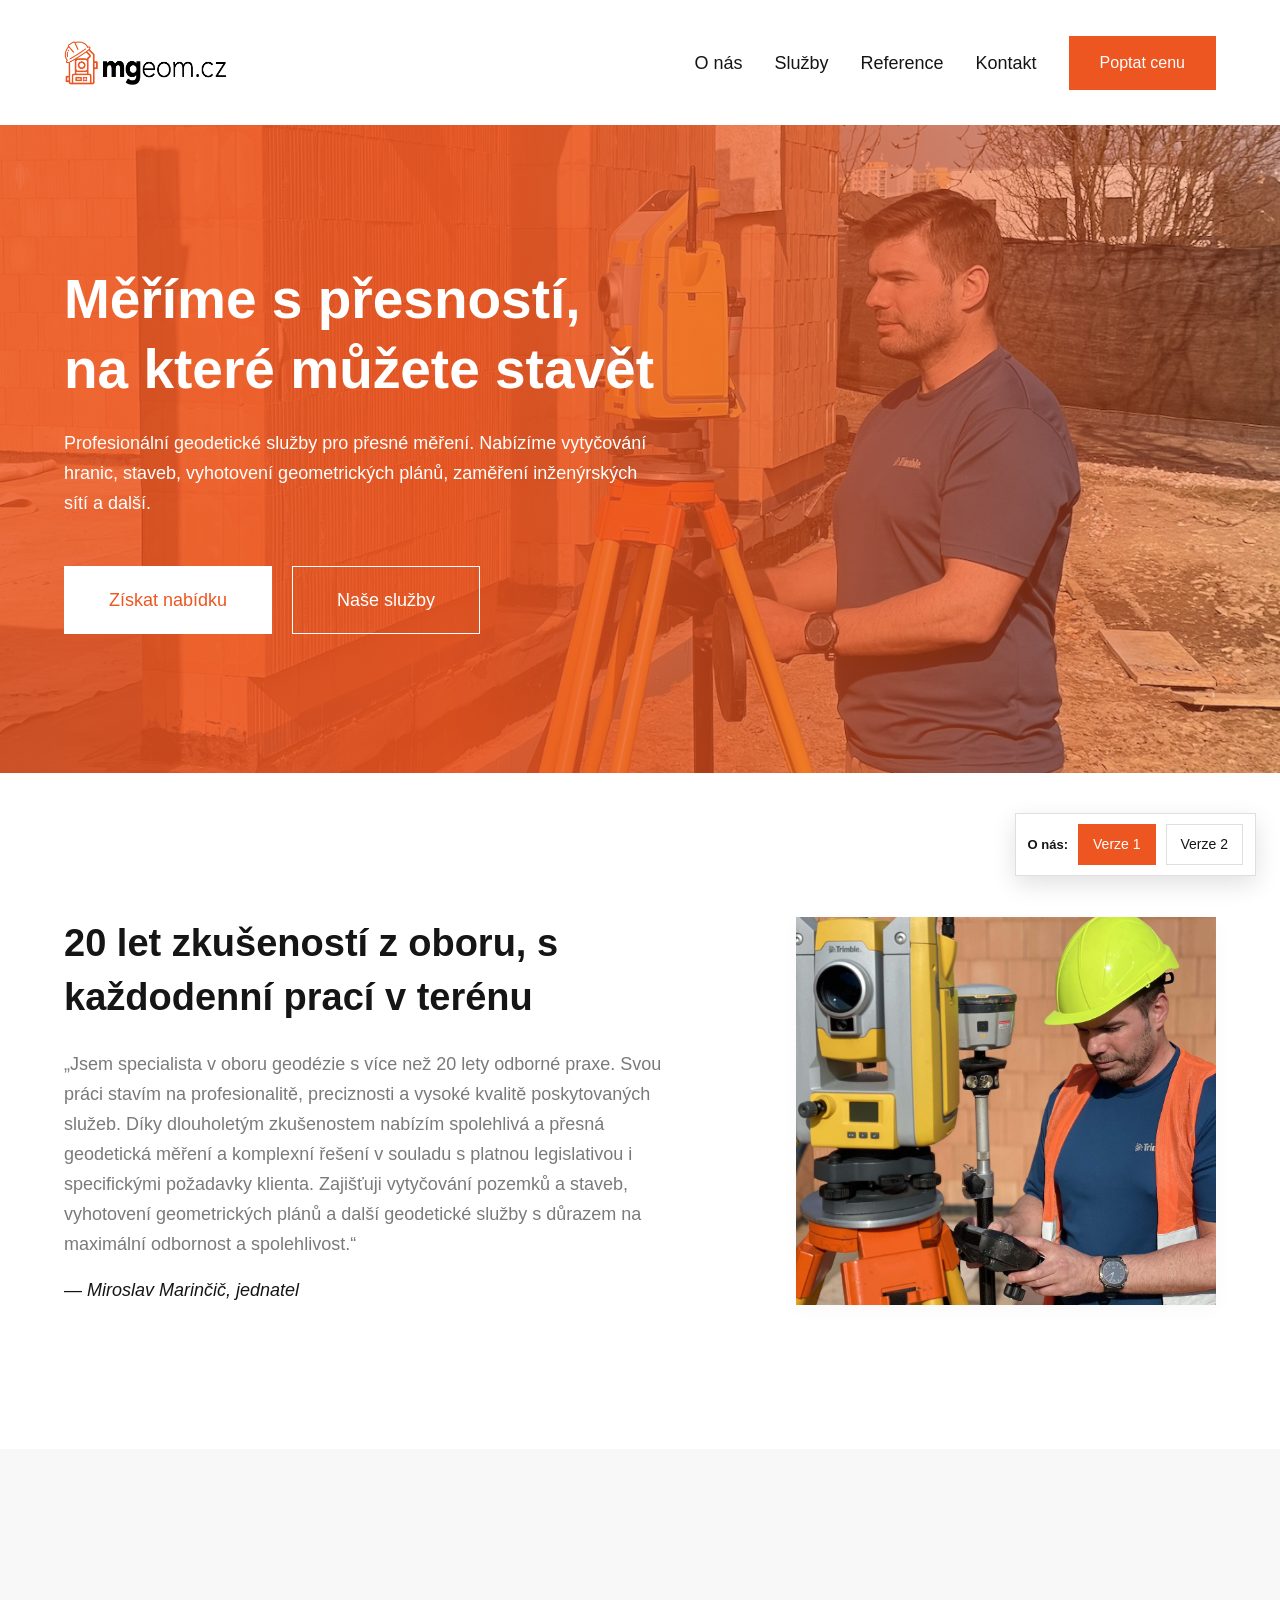
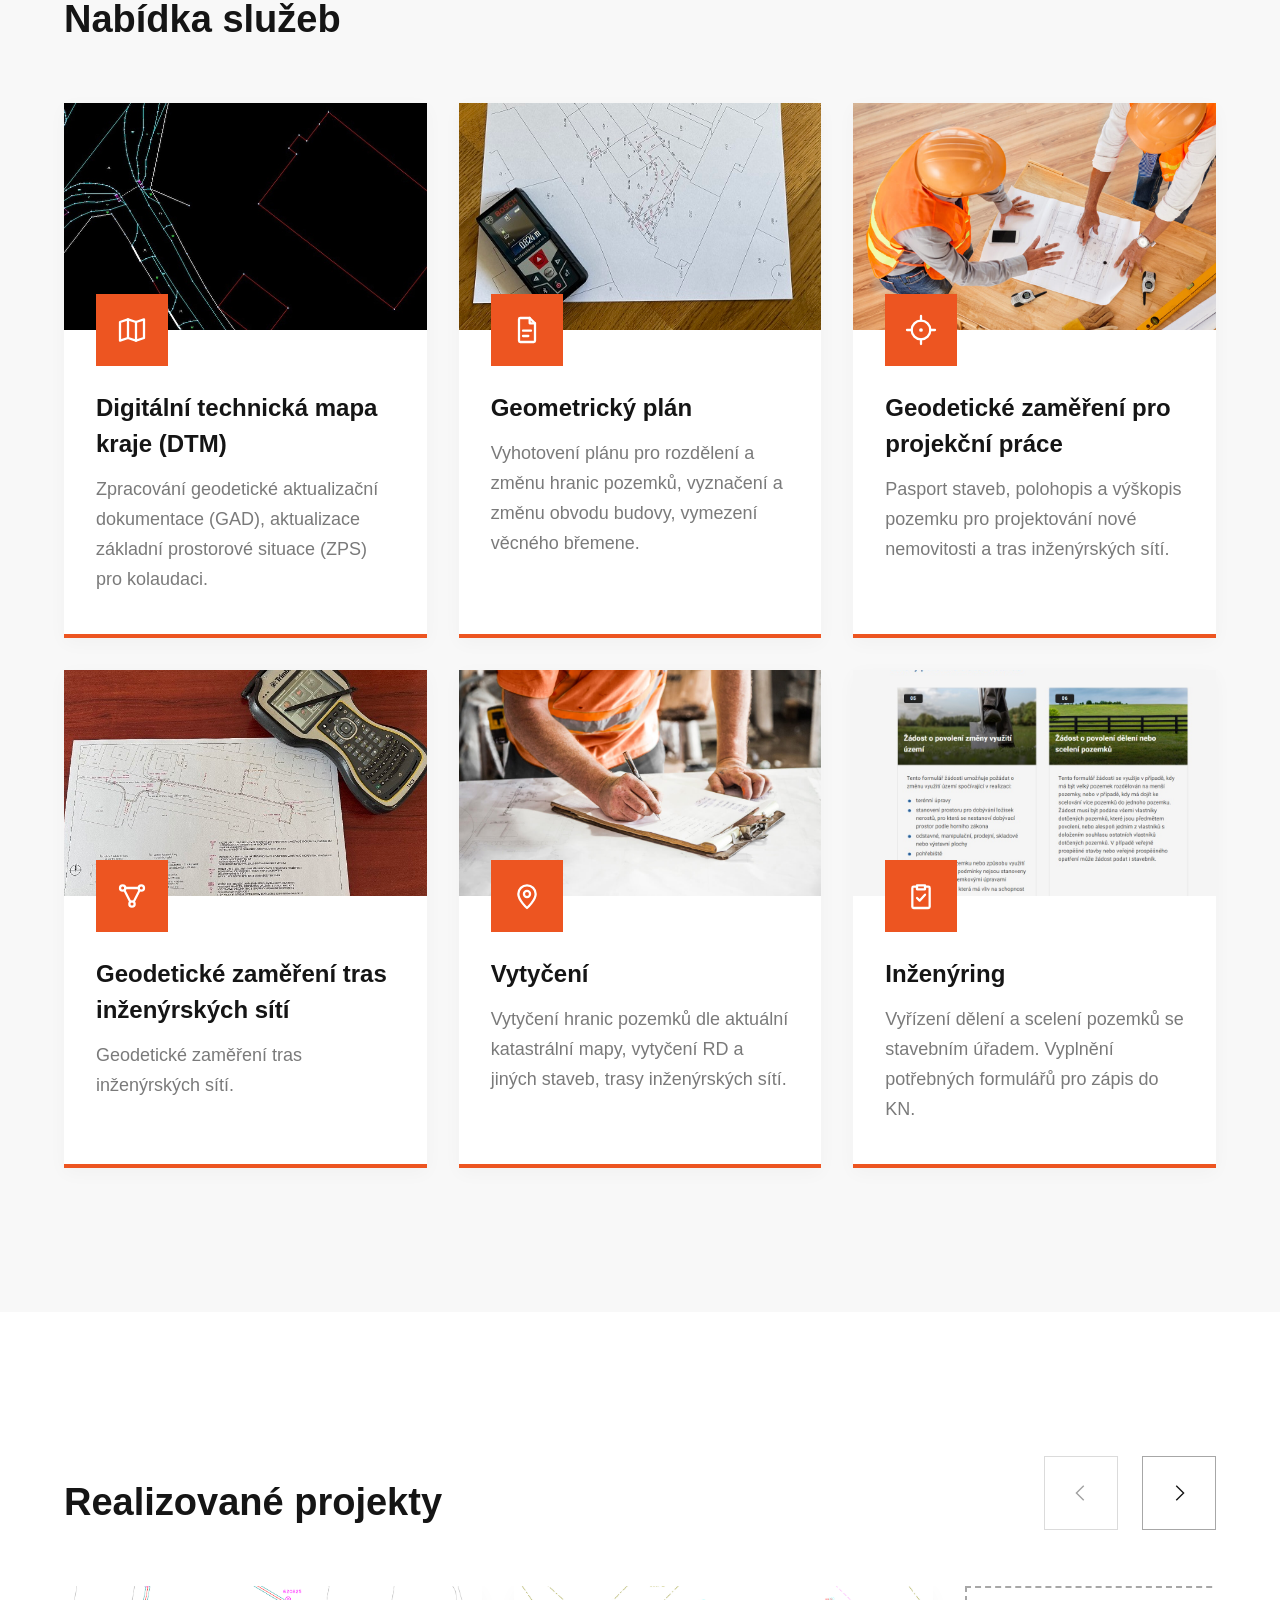
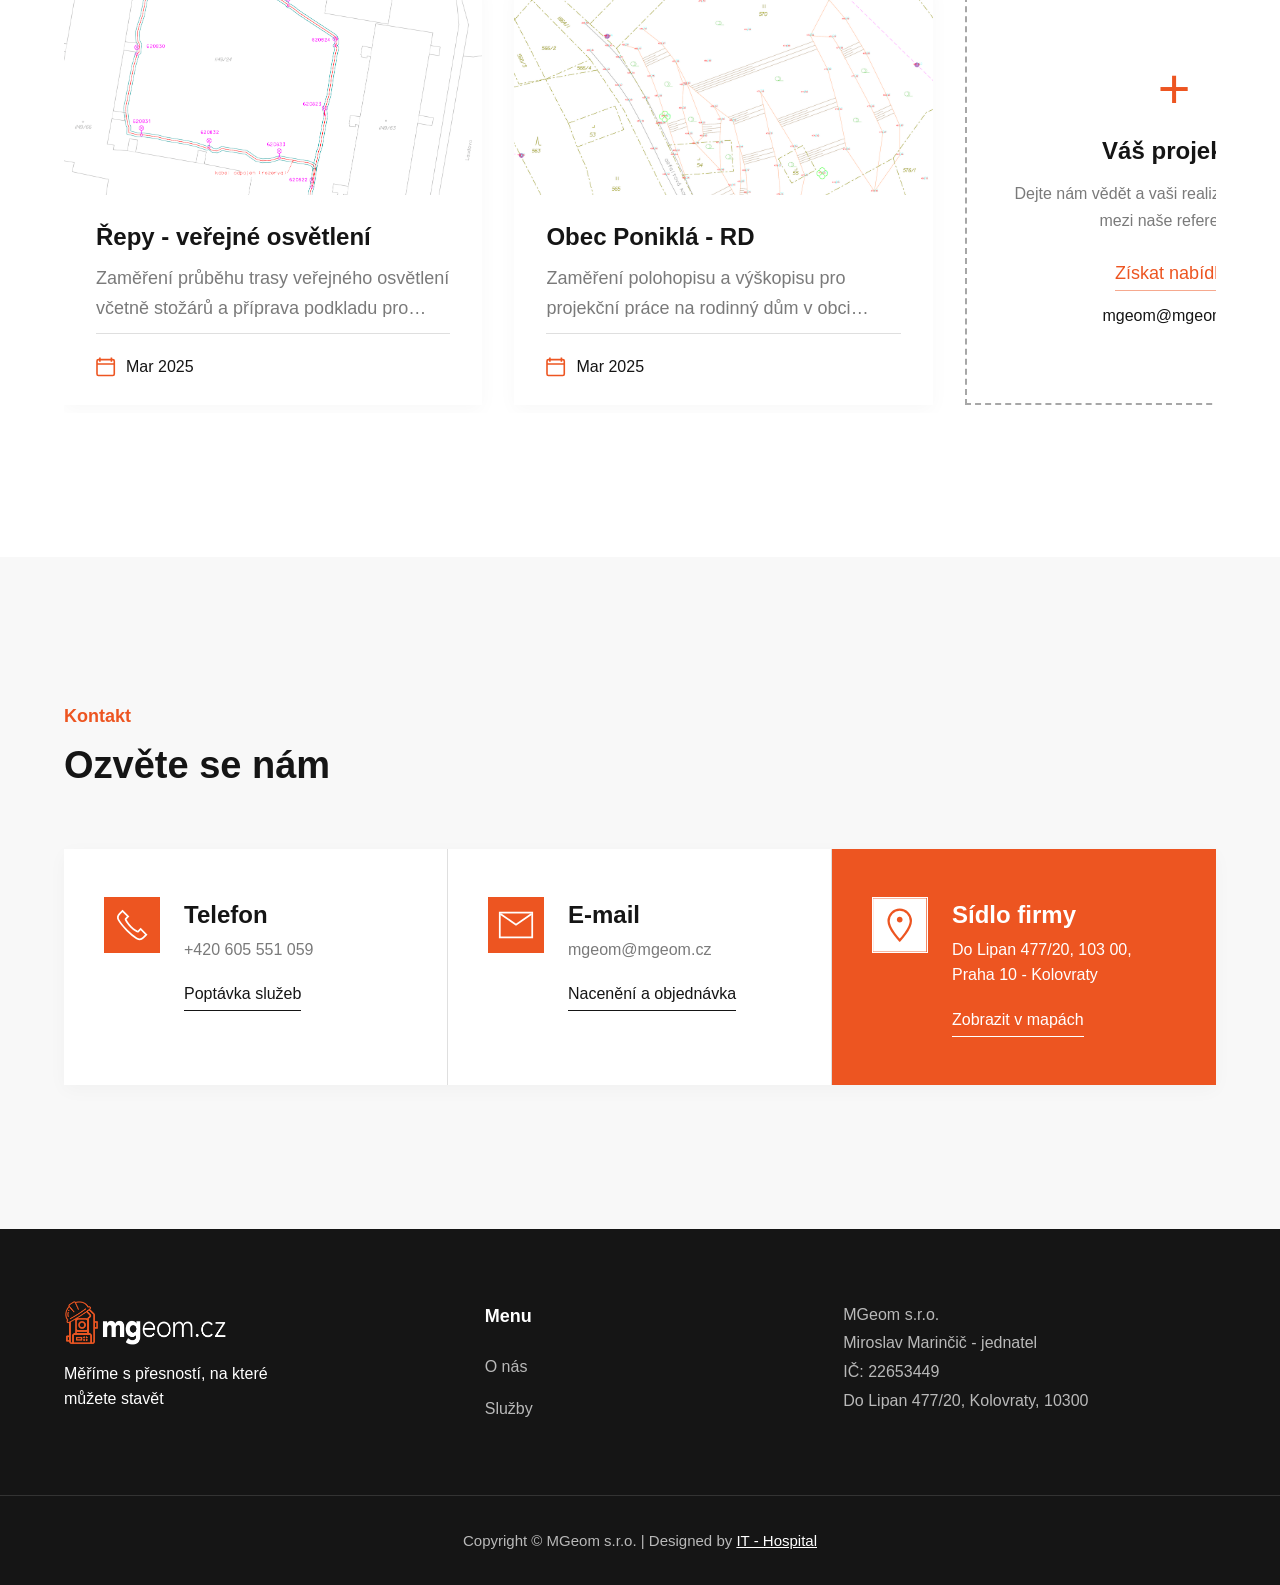
<file: index.html>
<!DOCTYPE html>
<html lang="cs">
<head>
<meta charset="utf-8">
<meta name="viewport" content="width=device-width, initial-scale=1">
<!-- Inspiration rebuild of https://www.mgeom.cz/ — images hotlinked from the original site; replace before real use.
     Services section: the original Webflow slider stacked all cards in slide 1; here it is one horizontal track. -->

<title>MGeom s.r.o. - geodetické služby</title>
<link rel="preconnect" href="https://api.fontshare.com">
<link rel="stylesheet" href="https://api.fontshare.com/v2/css?f[]=general-sans@400,500,600&display=swap">
<link rel="stylesheet" href="css/style.css">
</head>
<body class="page-home" data-onas="v1">

<header class="header">
  <div class="container">
    <a href="#top" class="logo"><img src="images/logo.png" alt="mgeom.cz"></a>
    <div class="header-right">
      <nav class="nav" aria-label="Hlavní menu">
        <a href="#o-nas">O nás</a>
        <a href="#sluzby">Služby</a>
        <a href="#projekty">Reference</a>
        <a href="#kontakt">Kontakt</a>
      </nav>
      <a href="#kontakt" class="btn btn-sm">Poptat cenu</a>
      <button class="menu-toggle" aria-label="Menu" aria-expanded="false"><span></span><span></span><span></span></button>
    </div>
  </div>
</header>

<main>
  <section class="hero">
    <div class="container">
      <h1>Měříme s přesností,<br>na které můžete stavět</h1>
      <p>Profesionální geodetické služby pro přesné měření. Nabízíme vytyčování hranic, staveb, vyhotovení geometrických plánů, zaměření inženýrských sítí a další.</p>
      <div class="btn-row">
        <a href="#kontakt" class="btn btn-white">Získat nabídku</a>
        <a href="#sluzby" class="btn btn-ghost-white">Naše služby</a>
      </div>
    </div>
  </section>

  <section class="about" id="o-nas">
    <!-- Variant 1 — quote + orange block behind photo -->
    <div class="container about-grid v1">
      <div>
        <h2>20 let zkušeností z oboru, s každodenní prací v terénu</h2>
        <blockquote class="about-quote" style="margin:0">
          <p>„Jsem specialista v oboru geodézie s více než 20 lety odborné praxe. Svou práci stavím na profesionalitě, preciznosti a vysoké kvalitě poskytovaných služeb. Díky dlouholetým zkušenostem nabízím spolehlivá a přesná geodetická měření a komplexní řešení v souladu s platnou legislativou i specifickými požadavky klienta. Zajišťuji vytyčování pozemků a staveb, vyhotovení geometrických plánů a další geodetické služby s důrazem na maximální odbornost a spolehlivost.“</p>
          <cite class="about-author">— Miroslav Marinčič, jednatel</cite>
        </blockquote>
      </div>
      <div class="about-img">
        <img src="images/miroslav.jpg" alt="Miroslav Marinčič při měření v terénu">
      </div>
    </div>

    <!-- Variant 2 — profile with chips -->
    <div class="container about-grid v2">
      <div>
        <h2>20 let zkušeností z oboru, s každodenní prací v terénu</h2>
        <p class="about-bio">Jsem specialista v oboru geodézie s více než 20 lety odborné praxe. Svou práci stavím na profesionalitě, preciznosti a vysoké kvalitě poskytovaných služeb. Nabízím spolehlivá a přesná měření a komplexní řešení v souladu s platnou legislativou i specifickými požadavky klienta.</p>
        <div class="about-chips">
          <span class="chip">Geodet</span>
          <span class="chip">20+ let praxe</span>
          <span class="chip">Osobní přístup</span>
          <span class="chip">Komplexní služby</span>
        </div>
        <div class="about-person">
          <strong>Miroslav Marinčič</strong>
          <span>jednatel společnosti MGeom s.r.o.</span>
        </div>
      </div>
      <div class="about-img">
        <img src="images/miroslav.jpg" alt="Miroslav Marinčič při měření v terénu">
      </div>
    </div>
  </section>

  <!-- Services: originally a Webflow slider whose first slide held the whole (unlimited) CMS list,
       so all cards stacked vertically. Rebuilt as a single horizontal scroll-snap track. -->
  <section class="section bg-neutral" id="sluzby">
    <div class="container">
      <div class="section-head">
        <div>
          <h2>Nabídka služeb</h2>
        </div>
      </div>

      <div class="services-grid" role="list">
        <a href="#sluzby" class="service-card" role="listitem">
          <div class="service-img"><img src="images/dtm.jpg" alt=""></div>
          <div class="service-body">
            <div class="icon-tile"><svg viewBox="0 0 24 24" aria-hidden="true"><path d="M9 4 3 6v14l6-2 6 2 6-2V4l-6 2-6-2Z"/><path d="M9 4v14M15 6v14"/></svg></div>
            <h3>Digitální technická mapa kraje (DTM)</h3>
            <p>Zpracování geodetické aktualizační dokumentace (GAD), aktualizace základní prostorové situace (ZPS) pro kolaudaci.</p>
          </div>
        </a>
        <a href="#sluzby" class="service-card" role="listitem">
          <div class="service-img"><img src="images/geometrak.jpg" alt=""></div>
          <div class="service-body">
            <div class="icon-tile"><svg viewBox="0 0 24 24" aria-hidden="true"><path d="M14 3H7a1 1 0 0 0-1 1v16a1 1 0 0 0 1 1h10a1 1 0 0 0 1-1V7l-4-4Z"/><path d="M14 3v4h4"/><path d="M9 12.5h6M9 16.5h4"/></svg></div>
            <h3>Geometrický plán</h3>
            <p>Vyhotovení plánu pro rozdělení a změnu hranic pozemků, vyznačení a změnu obvodu budovy, vymezení věcného břemene.</p>
          </div>
        </a>
        <a href="#sluzby" class="service-card" role="listitem">
          <div class="service-img"><img src="images/thumbnail-2-services.jpg" alt=""></div>
          <div class="service-body">
            <div class="icon-tile"><svg viewBox="0 0 24 24" aria-hidden="true"><circle cx="12" cy="12" r="7"/><path d="M12 1.5V5M12 19v3.5M1.5 12H5M19 12h3.5"/><circle cx="12" cy="12" r="1.4" fill="#fff" stroke="none"/></svg></div>
            <h3>Geodetické zaměření pro projekční práce</h3>
            <p>Pasport staveb, polohopis a výškopis pozemku pro projektování nové nemovitosti a tras inženýrských sítí.</p>
          </div>
        </a>
        <a href="#sluzby" class="service-card" role="listitem">
          <div class="service-img"><img src="images/site2.jpg" alt=""></div>
          <div class="service-body">
            <div class="icon-tile"><svg viewBox="0 0 24 24" aria-hidden="true"><circle cx="5" cy="6" r="2"/><circle cx="19" cy="6" r="2"/><circle cx="12" cy="18" r="2"/><path d="M7 6h10M6.3 7.7 10.7 16.3M17.7 7.7 13.3 16.3"/></svg></div>
            <h3>Geodetické zaměření tras inženýrských sítí</h3>
            <p>Geodetické zaměření tras inženýrských sítí.</p>
          </div>
        </a>
        <a href="#sluzby" class="service-card" role="listitem">
          <div class="service-img"><img src="images/thumbnail-3-services.jpg" alt=""></div>
          <div class="service-body">
            <div class="icon-tile"><svg viewBox="0 0 24 24" aria-hidden="true"><path d="M12 21s6.5-5.8 6.5-10.5a6.5 6.5 0 1 0-13 0C5.5 15.2 12 21 12 21Z"/><circle cx="12" cy="10.5" r="2.3"/></svg></div>
            <h3>Vytyčení</h3>
            <p>Vytyčení hranic pozemků dle aktuální katastrální mapy, vytyčení RD a jiných staveb, trasy inženýrských sítí.</p>
          </div>
        </a>
        <a href="#sluzby" class="service-card" role="listitem">
          <div class="service-img"><img src="images/inzenyring.jpg" alt=""></div>
          <div class="service-body">
            <div class="icon-tile"><svg viewBox="0 0 24 24" aria-hidden="true"><path d="M9 5H6.5a1 1 0 0 0-1 1V20a1 1 0 0 0 1 1h11a1 1 0 0 0 1-1V6a1 1 0 0 0-1-1H15"/><path d="M9 4h6v3H9V4Z"/><path d="m9 13.5 2 2 4-4.5"/></svg></div>
            <h3>Inženýring</h3>
            <p>Vyřízení dělení a scelení pozemků se stavebním úřadem. Vyplnění potřebných formulářů pro zápis do KN.</p>
          </div>
        </a>
      </div>
    </div>
  </section>

  <section class="section" id="projekty">
    <div class="container">
      <div class="section-head">
        <div>
          <h2>Realizované projekty</h2>
        </div>
        <div class="slider-arrows">
          <button class="slider-arrow" data-dir="-1" aria-label="Předchozí projekt"><svg viewBox="0 0 24 24"><path d="M15 4 7 12l8 8"/></svg></button>
          <button class="slider-arrow" data-dir="1" aria-label="Další projekt"><svg viewBox="0 0 24 24"><path d="m9 4 8 8-8 8"/></svg></button>
        </div>
      </div>
      <div class="projects-track slider-track" role="list">
        <a class="project-card" href="subpages/repy-verejne-osvetleni.html" role="listitem">
          <div class="project-img"><img src="images/repy-dsps.png" alt="Zaměření veřejného osvětlení Řepy" loading="lazy"></div>
          <div class="project-body">
            <h3>Řepy - veřejné osvětlení</h3>
            <p>Zaměření průběhu trasy veřejného osvětlení včetně stožárů a příprava podkladu pro dokumentaci skutečného provedení</p>
            <div class="project-meta"><img src="images/icon-4-projects-service.svg" alt="">Mar 2025</div>
          </div>
        </a>
        <a class="project-card" href="subpages/obec-ponikla-rd.html" role="listitem">
          <div class="project-img"><img src="images/ponikla-tach.png" alt="Polohopis a výškopis Poniklá" loading="lazy"></div>
          <div class="project-body">
            <h3>Obec Poniklá - RD</h3>
            <p>Zaměření polohopisu a výškopisu pro projekční práce na rodinný dům v obci Poniklá</p>
            <div class="project-meta"><img src="images/icon-4-projects-service.svg" alt="">Mar 2025</div>
          </div>
        </a>
        <a class="project-card is-cta" href="mailto:mgeom@mgeom.cz" role="listitem">
          <span class="project-cta-plus">+</span>
          <h3>Váš projekt?</h3>
          <p>Dejte nám vědět a vaši realizaci rádi přidáme mezi naše reference.</p>
          <span class="u-link">Získat nabídku</span>
          <span class="project-cta-email">mgeom@mgeom.cz</span>
        </a>
      </div>
    </div>
  </section>

  <section class="contact-strip bg-neutral" id="kontakt">
    <div class="container">
      <div class="section-head">
        <div>
          <span class="subtitle">Kontakt</span>
          <h2>Ozvěte se nám</h2>
        </div>
      </div>
      <div class="contact-grid">
        <div class="contact-card">
          <div class="icon-tile"><img src="images/icon-2-home-contact-links.svg" alt=""></div>
          <div>
            <h2>Telefon</h2>
            <p>+420 605 551 059</p>
            <a href="tel:+420605551059" class="u-link">Poptávka služeb</a>
          </div>
        </div>
        <div class="contact-card">
          <div class="icon-tile"><img src="images/icon-1-home-contact-links.svg" alt=""></div>
          <div>
            <h2>E-mail</h2>
            <p>mgeom@mgeom.cz</p>
            <a href="mailto:mgeom@mgeom.cz" class="u-link">Nacenění a objednávka</a>
          </div>
        </div>
        <div class="contact-card">
          <div class="icon-tile"><img src="images/icon-3-home-contact-links.svg" alt=""></div>
          <div>
            <h2>Sídlo firmy</h2>
            <p>Do Lipan 477/20, 103 00, Praha 10 - Kolovraty</p>
            <a href="https://maps.google.com/?q=Do+Lipan+477/20+Praha+10" target="_blank" rel="noopener" class="u-link">Zobrazit v mapách</a>
          </div>
        </div>
      </div>
    </div>
  </section>
</main>

<footer class="footer">
  <div class="container">
    <div class="footer-main">
      <div>
        <a href="#top" class="footer-logo"><img src="images/logo-footer.png" alt="mgeom.cz"></a>
        <p class="footer-tagline">Měříme s přesností, na které můžete stavět</p>
      </div>
      <div>
        <h4>Menu</h4>
        <ul class="footer-menu">
          <li><a href="#o-nas">O nás</a></li>
          <li><a href="#sluzby">Služby</a></li>
        </ul>
      </div>
      <div class="footer-company">
        MGeom s.r.o.<br>
        Miroslav Marinčič - jednatel<br>
        IČ: 22653449<br>
        Do Lipan 477/20, Kolovraty, 10300
      </div>
    </div>
  </div>
  <div class="footer-bottom">Copyright © MGeom s.r.o. | Designed by <a href="#top">IT - Hospital</a></div>
</footer>

<!-- Demo-only switch for the two O nás variants — remove this block before final export -->
<div class="variant-switch" role="group" aria-label="Verze sekce O nás">
  <span>O nás:</span>
  <button type="button" data-variant="v1">Verze 1</button>
  <button type="button" data-variant="v2">Verze 2</button>
</div>

<script>
  // O nás variant switch (demo only)
  (function () {
    const sw = document.querySelector('.variant-switch');
    const params = new URLSearchParams(location.search);
    const fromUrl = params.get('verze');
    const setVariant = (v) => {
      document.body.setAttribute('data-onas', v);
      sw.querySelectorAll('button').forEach(b => b.classList.toggle('is-active', b.dataset.variant === v));
    };
    sw.addEventListener('click', (e) => {
      const btn = e.target.closest('button');
      if (btn) setVariant(btn.dataset.variant);
    });
    setVariant(fromUrl === '2' ? 'v2' : fromUrl === '1' ? 'v1' : document.body.getAttribute('data-onas') || 'v1');
  })();

  // Mobile menu
  const header = document.querySelector('.header');
  const toggle = document.querySelector('.menu-toggle');
  toggle.addEventListener('click', () => {
    const open = header.classList.toggle('open');
    toggle.setAttribute('aria-expanded', open);
  });
  document.querySelectorAll('.nav a').forEach(a => a.addEventListener('click', () => header.classList.remove('open')));

  // Sliders (services + projects): arrows scroll the track by one card; disable at the ends
  document.querySelectorAll('.slider-track').forEach(track => {
    const arrows = track.closest('section').querySelectorAll('.slider-arrow');
    if (arrows.length < 2) return;
    const step = () => {
      const card = track.firstElementChild;
      return card.getBoundingClientRect().width + parseFloat(getComputedStyle(track).columnGap || 0);
    };
    const updateArrows = () => {
      const max = track.scrollWidth - track.clientWidth - 2;
      arrows[0].disabled = track.scrollLeft <= 2;
      arrows[1].disabled = track.scrollLeft >= max;
    };
    arrows.forEach(btn => btn.addEventListener('click', () => {
      track.scrollBy({ left: step() * Number(btn.dataset.dir), behavior: 'smooth' });
    }));
    track.addEventListener('scroll', updateArrows, { passive: true });
    window.addEventListener('resize', updateArrows);
    updateArrows();
  });
</script>
</body>
</html>
</file>
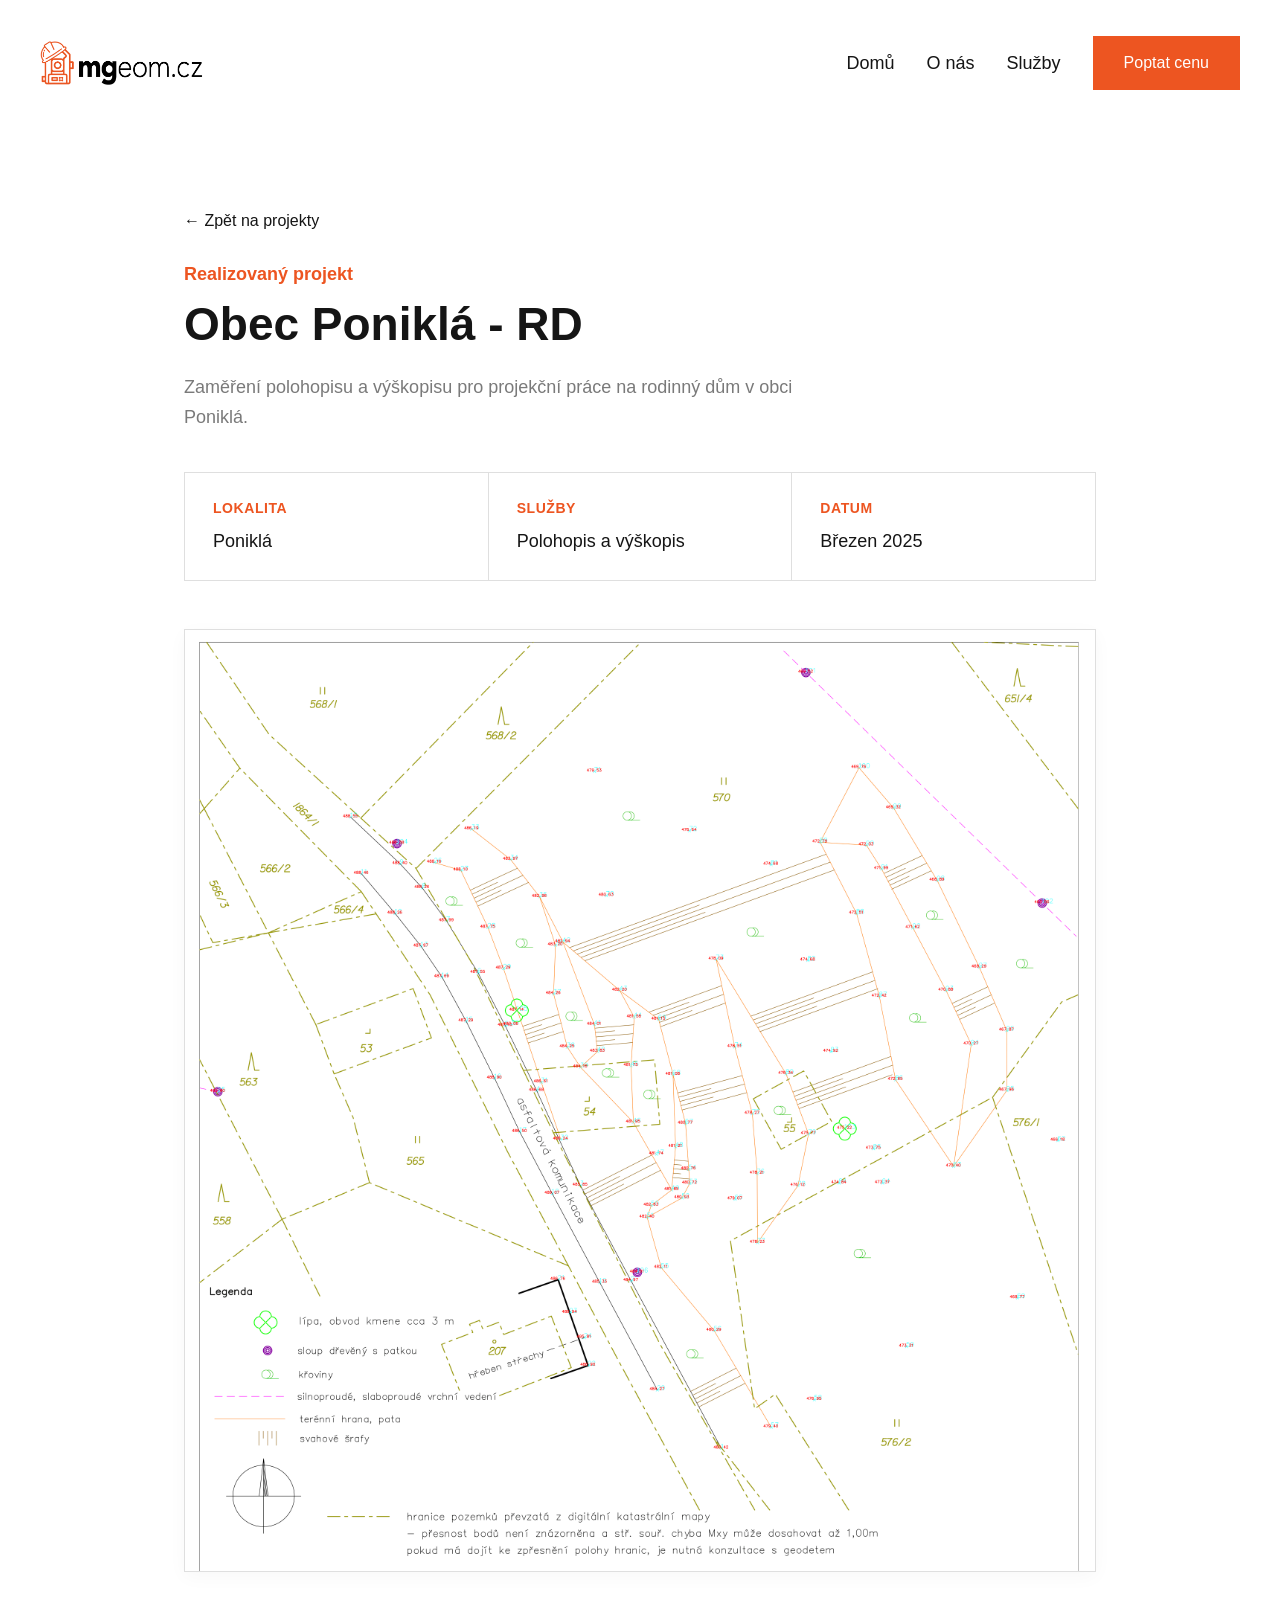
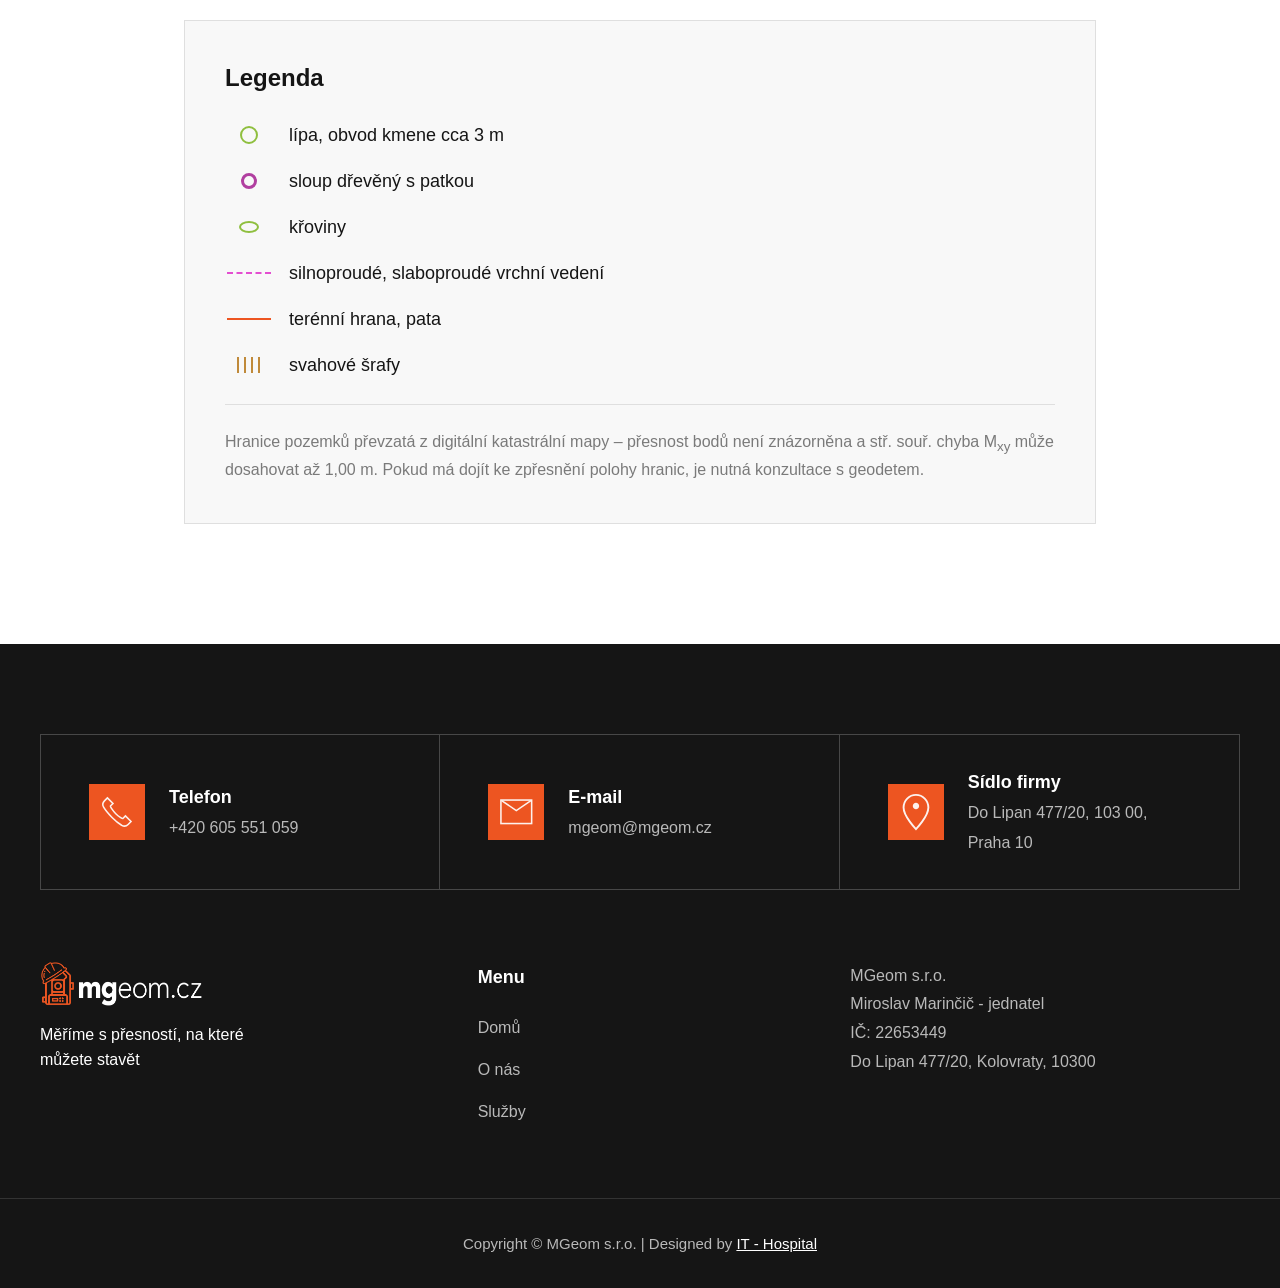
<file: subpages/obec-ponikla-rd.html>
<!DOCTYPE html>
<html lang="cs">
<head>
<meta charset="utf-8">
<meta name="viewport" content="width=device-width, initial-scale=1">
<!-- Project detail page — styles in ../css/style.css, images in ../images/. -->

<title>Obec Poniklá - RD | MGeom s.r.o.</title>
<link rel="preconnect" href="https://api.fontshare.com">
<link rel="stylesheet" href="https://api.fontshare.com/v2/css?f[]=general-sans@400,500,600&display=swap">
<link rel="stylesheet" href="../css/style.css">
</head>
<body class="page-ponikla">

<header class="header">
  <div class="container">
    <a href="../index.html#top" class="logo"><img src="../images/logo.png" alt="mgeom.cz"></a>
    <div class="header-right">
      <nav class="nav" aria-label="Hlavní menu">
        <a href="../index.html#top">Domů</a>
        <a href="../index.html#o-nas">O nás</a>
        <a href="../index.html#sluzby">Služby</a>
      </nav>
      <a href="../index.html#kontakt" class="btn btn-sm">Poptat cenu</a>
      <button class="menu-toggle" aria-label="Menu" aria-expanded="false"><span></span><span></span><span></span></button>
    </div>
  </div>
</header>

<main>
  <section class="project-detail">
    <div class="container detail-wrap">
      <a href="../index.html#projekty" class="breadcrumb">&larr; Zpět na projekty</a>

      <div class="detail-head">
        <span class="subtitle">Realizovaný projekt</span>
        <h1>Obec Poniklá - RD</h1>
        <p class="detail-lead">Zaměření polohopisu a výškopisu pro projekční práce na rodinný dům v obci Poniklá.</p>
      </div>

      <dl class="detail-meta">
        <div><dt>Lokalita</dt><dd>Poniklá</dd></div>
        <div><dt>Služby</dt><dd>Polohopis a výškopis</dd></div>
        <div><dt>Datum</dt><dd>Březen 2025</dd></div>
      </dl>

      <figure class="detail-figure">
        <img src="../images/ponikla-tach-v.png" alt="Zaměření polohopisu a výškopisu – Poniklá, rodinný dům">
      </figure>

      <!-- Legend lifted out of the drawing and shown below the image -->
      <div class="legend">
        <h2>Legenda</h2>
        <ul class="legend-list">
          <li><span class="legend-sym"><span class="sym-tree"></span></span>lípa, obvod kmene cca 3 m</li>
          <li><span class="legend-sym"><span class="sym-pole"></span></span>sloup dřevěný s patkou</li>
          <li><span class="legend-sym"><span class="sym-shrub"></span></span>křoviny</li>
          <li><span class="legend-sym"><span class="sym-line-dash"></span></span>silnoproudé, slaboproudé vrchní vedení</li>
          <li><span class="legend-sym"><span class="sym-line-solid"></span></span>terénní hrana, pata</li>
          <li><span class="legend-sym"><span class="sym-hatch"></span></span>svahové šrafy</li>
        </ul>
        <p class="legend-note">Hranice pozemků převzatá z digitální katastrální mapy &ndash; přesnost bodů není znázorněna a stř. souř. chyba M<sub>xy</sub> může dosahovat až 1,00 m. Pokud má dojít ke zpřesnění polohy hranic, je nutná konzultace s geodetem.</p>
      </div>
    </div>
  </section>
</main>

<footer class="footer">
  <div class="container">
    <div class="footer-contacts">
      <a href="tel:+420605551059" class="footer-contact">
        <div class="icon-tile"><img src="../images/icon-1-footer-contact-links.svg" alt=""></div>
        <div><strong>Telefon</strong><span>+420 605 551 059</span></div>
      </a>
      <a href="mailto:mgeom@mgeom.cz" class="footer-contact">
        <div class="icon-tile"><img src="../images/icon-2-footer-contact-links.svg" alt=""></div>
        <div><strong>E-mail</strong><span>mgeom@mgeom.cz</span></div>
      </a>
      <div class="footer-contact">
        <div class="icon-tile"><img src="../images/icon-3-footer-contact-links.svg" alt=""></div>
        <div><strong>Sídlo firmy</strong><span>Do Lipan 477/20, 103 00, Praha 10</span></div>
      </div>
    </div>

    <div class="footer-main">
      <div>
        <a href="../index.html#top" class="footer-logo"><img src="../images/logo-footer.png" alt="mgeom.cz"></a>
        <p class="footer-tagline">Měříme s přesností, na které můžete stavět</p>
      </div>
      <div>
        <h4>Menu</h4>
        <ul class="footer-menu">
          <li><a href="../index.html#top">Domů</a></li>
          <li><a href="../index.html#o-nas">O nás</a></li>
          <li><a href="../index.html#sluzby">Služby</a></li>
        </ul>
      </div>
      <div class="footer-company">
        MGeom s.r.o.<br>
        Miroslav Marinčič - jednatel<br>
        IČ: 22653449<br>
        Do Lipan 477/20, Kolovraty, 10300
      </div>
    </div>
  </div>
  <div class="footer-bottom">Copyright © MGeom s.r.o. | Designed by <a href="../index.html#top">IT - Hospital</a></div>
</footer>

<script>
  const header = document.querySelector('.header');
  const toggle = document.querySelector('.menu-toggle');
  toggle.addEventListener('click', () => {
    const open = header.classList.toggle('open');
    toggle.setAttribute('aria-expanded', open);
  });
  document.querySelectorAll('.nav a').forEach(a => a.addEventListener('click', () => header.classList.remove('open')));
</script>
</body>
</html>
</file>
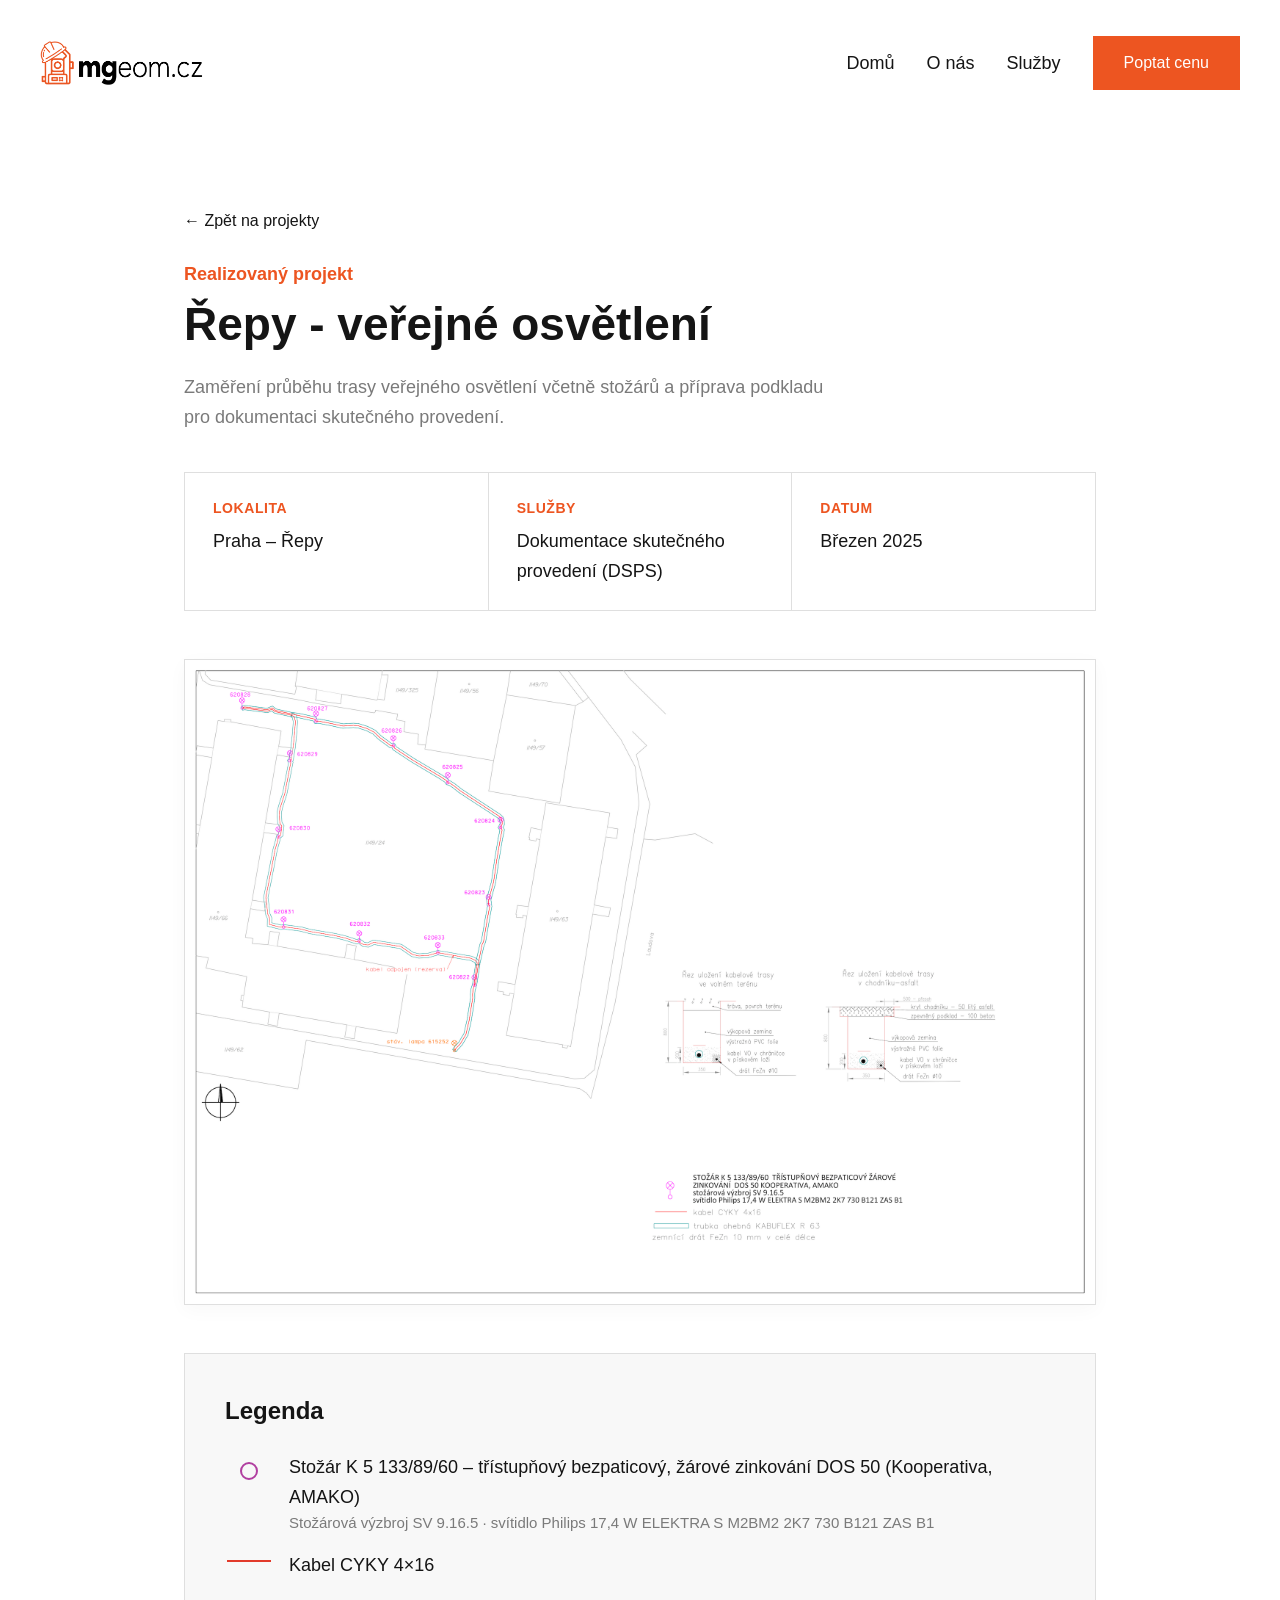
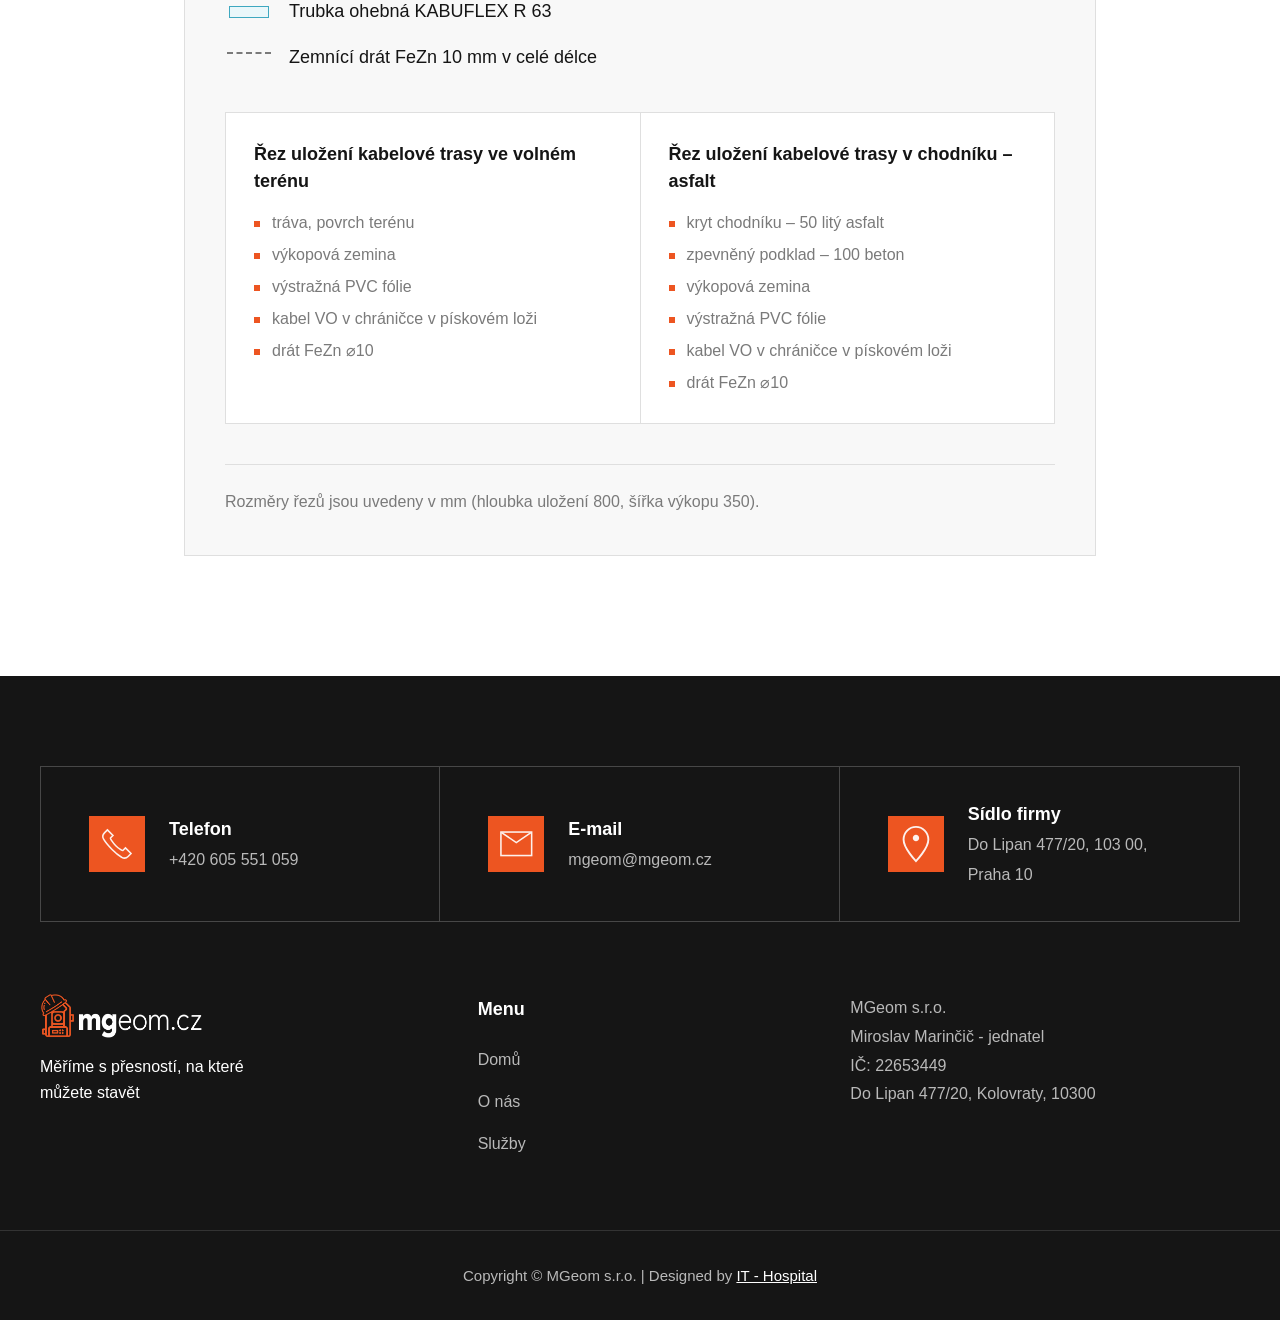
<file: subpages/repy-verejne-osvetleni.html>
<!DOCTYPE html>
<html lang="cs">
<head>
<meta charset="utf-8">
<meta name="viewport" content="width=device-width, initial-scale=1">
<!-- Project detail page — styles in ../css/style.css, images in ../images/. -->

<title>Řepy - veřejné osvětlení | MGeom s.r.o.</title>
<link rel="preconnect" href="https://api.fontshare.com">
<link rel="stylesheet" href="https://api.fontshare.com/v2/css?f[]=general-sans@400,500,600&display=swap">
<link rel="stylesheet" href="../css/style.css">
</head>
<body class="page-repy">

<header class="header">
  <div class="container">
    <a href="../index.html#top" class="logo"><img src="../images/logo.png" alt="mgeom.cz"></a>
    <div class="header-right">
      <nav class="nav" aria-label="Hlavní menu">
        <a href="../index.html#top">Domů</a>
        <a href="../index.html#o-nas">O nás</a>
        <a href="../index.html#sluzby">Služby</a>
      </nav>
      <a href="../index.html#kontakt" class="btn btn-sm">Poptat cenu</a>
      <button class="menu-toggle" aria-label="Menu" aria-expanded="false"><span></span><span></span><span></span></button>
    </div>
  </div>
</header>

<main>
  <section class="project-detail">
    <div class="container detail-wrap">
      <a href="../index.html#projekty" class="breadcrumb">&larr; Zpět na projekty</a>

      <div class="detail-head">
        <span class="subtitle">Realizovaný projekt</span>
        <h1>Řepy - veřejné osvětlení</h1>
        <p class="detail-lead">Zaměření průběhu trasy veřejného osvětlení včetně stožárů a příprava podkladu pro dokumentaci skutečného provedení.</p>
      </div>

      <dl class="detail-meta">
        <div><dt>Lokalita</dt><dd>Praha – Řepy</dd></div>
        <div><dt>Služby</dt><dd>Dokumentace skutečného provedení (DSPS)</dd></div>
        <div><dt>Datum</dt><dd>Březen 2025</dd></div>
      </dl>

      <figure class="detail-figure">
        <img src="../images/repy-dsps-v.png" alt="Zaměření trasy veřejného osvětlení – Řepy, dokumentace skutečného provedení">
      </figure>

      <!-- Legend and cross-section specs lifted out of the drawing and shown below the image -->
      <div class="legend">
        <h2>Legenda</h2>
        <ul class="legend-list">
          <li>
            <span class="legend-sym"><span class="sym-pole"></span></span>
            <span>Stožár K 5 133/89/60 – třístupňový bezpaticový, žárové zinkování DOS 50 (Kooperativa, AMAKO)
              <small>Stožárová výzbroj SV 9.16.5 · svítidlo Philips 17,4 W ELEKTRA S M2BM2 2K7 730 B121 ZAS B1</small></span>
          </li>
          <li><span class="legend-sym"><span class="sym-line-solid"></span></span><span>Kabel CYKY 4×16</span></li>
          <li><span class="legend-sym"><span class="sym-pipe"></span></span><span>Trubka ohebná KABUFLEX R 63</span></li>
          <li><span class="legend-sym"><span class="sym-earth"></span></span><span>Zemnící drát FeZn 10 mm v celé délce</span></li>
        </ul>

        <div class="specs">
          <div class="spec">
            <h3>Řez uložení kabelové trasy ve volném terénu</h3>
            <ul>
              <li>tráva, povrch terénu</li>
              <li>výkopová zemina</li>
              <li>výstražná PVC fólie</li>
              <li>kabel VO v chráničce v pískovém loži</li>
              <li>drát FeZn ⌀10</li>
            </ul>
          </div>
          <div class="spec">
            <h3>Řez uložení kabelové trasy v chodníku – asfalt</h3>
            <ul>
              <li>kryt chodníku – 50 litý asfalt</li>
              <li>zpevněný podklad – 100 beton</li>
              <li>výkopová zemina</li>
              <li>výstražná PVC fólie</li>
              <li>kabel VO v chráničce v pískovém loži</li>
              <li>drát FeZn ⌀10</li>
            </ul>
          </div>
        </div>

        <p class="legend-note">Rozměry řezů jsou uvedeny v mm (hloubka uložení 800, šířka výkopu 350).</p>
      </div>
    </div>
  </section>
</main>

<footer class="footer">
  <div class="container">
    <div class="footer-contacts">
      <a href="tel:+420605551059" class="footer-contact">
        <div class="icon-tile"><img src="../images/icon-1-footer-contact-links.svg" alt=""></div>
        <div><strong>Telefon</strong><span>+420 605 551 059</span></div>
      </a>
      <a href="mailto:mgeom@mgeom.cz" class="footer-contact">
        <div class="icon-tile"><img src="../images/icon-2-footer-contact-links.svg" alt=""></div>
        <div><strong>E-mail</strong><span>mgeom@mgeom.cz</span></div>
      </a>
      <div class="footer-contact">
        <div class="icon-tile"><img src="../images/icon-3-footer-contact-links.svg" alt=""></div>
        <div><strong>Sídlo firmy</strong><span>Do Lipan 477/20, 103 00, Praha 10</span></div>
      </div>
    </div>

    <div class="footer-main">
      <div>
        <a href="../index.html#top" class="footer-logo"><img src="../images/logo-footer.png" alt="mgeom.cz"></a>
        <p class="footer-tagline">Měříme s přesností, na které můžete stavět</p>
      </div>
      <div>
        <h4>Menu</h4>
        <ul class="footer-menu">
          <li><a href="../index.html#top">Domů</a></li>
          <li><a href="../index.html#o-nas">O nás</a></li>
          <li><a href="../index.html#sluzby">Služby</a></li>
        </ul>
      </div>
      <div class="footer-company">
        MGeom s.r.o.<br>
        Miroslav Marinčič - jednatel<br>
        IČ: 22653449<br>
        Do Lipan 477/20, Kolovraty, 10300
      </div>
    </div>
  </div>
  <div class="footer-bottom">Copyright © MGeom s.r.o. | Designed by <a href="../index.html#top">IT - Hospital</a></div>
</footer>

<script>
  const header = document.querySelector('.header');
  const toggle = document.querySelector('.menu-toggle');
  toggle.addEventListener('click', () => {
    const open = header.classList.toggle('open');
    toggle.setAttribute('aria-expanded', open);
  });
  document.querySelectorAll('.nav a').forEach(a => a.addEventListener('click', () => header.classList.remove('open')));
</script>
</body>
</html>
</file>
<file: css/style.css>
/* MGeom — styles for every page of the site.
   Where pages style the same selector differently, each version is limited to its
   pages with :where(.page-home), :where(.page-ponikla), :where(.page-repy) or
   :where(.page-ponikla, .page-repy) (the body classes); :where() keeps the original
   selector priority. */

:root {
  --primary: #ED5521;
  --primary-50: rgba(237, 85, 33, .5);
  --primary-tint: #FDF1ED;
  --ink: #151515;
  --body: #7A7A7A;
  --neutral-200: #F8F8F8;
  --line: #DFDFDF;
  --arrow-border: #A7A7A7;
  --white: #FFFFFF;
  --container: 1248px;
  --gutter: 32px;
  --shadow: 0 5px 18px rgba(46, 46, 46, .03);
}
*, *::before, *::after { box-sizing: border-box; }
html { scroll-behavior: smooth; }
body {
  margin: 0;
  font-family: 'General Sans', Arial, sans-serif;
  font-size: 18px;
  line-height: 1.667;
  color: var(--body);
  background: var(--white);
  -webkit-font-smoothing: antialiased;
}
img { display: block; max-width: 100%; }
a { color: inherit; text-decoration: none; }
h1, h2, h3 { margin: 0; color: var(--ink); font-weight: 600; }
:where(.page-home) h1 { font-size: 55px; line-height: 1.273; }
:where(.page-home) h2 { font-size: 38px; line-height: 1.421; }
:where(.page-home) h3 { font-size: 24px; line-height: 1.5; }
p { margin: 0; }
:where(.page-home) .container { max-width: var(--container); margin: 0 auto; padding: 0 48px; }
:where(.page-home) .section { padding: 144px 0; }
.bg-neutral { background: var(--neutral-200); }
.subtitle { display: block; margin-bottom: 8px; color: var(--primary); font-weight: 600; }

/* Buttons — square corners, 1px border in the fill colour */
.btn {
  display: inline-flex; align-items: center; justify-content: center;
  padding: 24px 44px; border: 1px solid var(--primary);
  background: var(--primary); color: var(--white);
  font-size: 18px; font-weight: 500; line-height: 1;
  transition: background .3s, color .3s, border-color .3s, transform .3s;
}
.btn:hover { transform: translateY(-3px); }
.btn-sm { padding: 18px 30px; font-size: 16px; }
.btn-ghost-white { background: transparent; border-color: var(--white); }
.btn-ghost-white:hover { background: var(--white); color: var(--ink); }
.btn-white { background: var(--white); border-color: var(--white); color: var(--primary); }
.btn-ghost-dark { background: var(--white); border-color: var(--arrow-border); color: var(--ink); }
.btn-ghost-dark:hover { border-color: var(--ink); }
.btn-row { display: flex; flex-wrap: wrap; gap: 20px; }

/* Underline link with animated orange bar */
.u-link { display: inline-block; color: var(--primary); font-weight: 500; }
.u-link::after {
  content: ''; display: block; height: 1px; margin-top: 2px;
  background: linear-gradient(var(--primary), var(--primary)) left / 0 100% no-repeat, var(--primary-50);
  transition: background-size .35s;
}
a:hover .u-link::after, .u-link:hover::after { background-size: 100% 100%; }

/* Icon tile */
.icon-tile {
  flex: none; display: grid; place-items: center;
  width: 56px; height: 56px; background: var(--primary);
}

/* the source SVGs already contain the orange square — let them fill the tile */
.icon-tile img { width: 100%; height: 100%; }

/* inline line-icons sit as a white glyph on the orange tile */
.icon-tile svg { width: 26px; height: 26px; fill: none; stroke: var(--white); stroke-width: 1.7; stroke-linecap: round; stroke-linejoin: round; }

/* ---------- Header ---------- */
.header { position: sticky; top: 0; z-index: 50; background: var(--white); }
.header .container { display: flex; align-items: center; justify-content: space-between; height: 125px; }
.logo img { height: 44px; width: auto; }
.header-right { display: flex; align-items: center; gap: 32px; }
.nav { display: flex; gap: 32px; }
.nav a { color: var(--ink); font-weight: 500; transition: color .3s; }
.nav a:hover { color: var(--primary); }
.menu-toggle { display: none; width: 48px; height: 48px; border: 0; background: none; cursor: pointer; padding: 12px; }
.menu-toggle span { display: block; height: 2px; background: var(--ink); margin: 5px 0; transition: transform .3s, opacity .3s; }

/* ---------- Hero ---------- */
.hero {
  position: relative; min-height: 72vh; display: flex; align-items: center;
  padding: 64px 0; color: var(--white);
  background: linear-gradient(90deg, rgba(237, 85, 33, .8) 0%, rgba(237, 85, 33, .9) 35%, rgba(237, 85, 33, .30) 100%),
              url('../images/uvodni.jpg') center / cover no-repeat;
}
.hero .container { width: 100%; }
.hero h1 { color: var(--white); max-width: 760px; margin-bottom: 24px; }
.hero p { max-width: 595px; margin-bottom: 48px; }

/* ---------- Contact section (before footer) ---------- */
.contact-strip { position: relative; z-index: 2; padding: 144px 0; }
.contact-grid { display: grid; grid-template-columns: repeat(3, 1fr); background: var(--white); box-shadow: var(--shadow); }
.contact-card { display: flex; gap: 24px; padding: 48px 40px; border-right: 1px solid var(--line); }
.contact-card:last-child { border-right: 0; background: var(--primary); color: var(--white); }
.contact-card:last-child h2, .contact-card:last-child .u-link { color: var(--white); }
.contact-card:last-child .u-link::after { background: var(--white); }
.contact-card:last-child .icon-tile { background: transparent; border: 1px solid var(--white); }
.contact-card h2 { font-size: 24px; line-height: 1.5; margin-bottom: 4px; }
.contact-card p { font-size: 16px; line-height: 1.6; margin-bottom: 16px; }
.contact-card .u-link { font-size: 16px; color: var(--ink); }
.contact-card .u-link::after { background: var(--ink); }

/* ---------- About (two O nás variants, switchable) ---------- */
.about { padding: 144px 0; }
.about h2 { margin-bottom: 24px; }
.about-bio { margin-bottom: 28px; }

/* only the active variant is shown; switch sets body[data-onas] */
.about-grid { display: none; }
body[data-onas="v1"] .about-grid.v1 { display: grid; }
body[data-onas="v2"] .about-grid.v2 { display: grid; }

/* Variant 1 — quote + orange block behind photo */
.about-grid.v1 { grid-template-columns: 1.15fr 0.85fr; gap: 72px; align-items: stretch; }
.about-grid.v1 .about-img { position: relative; }
.about-grid.v1 .about-img img { position: absolute; top: 0; right: 0; width: 100%; max-width: 420px; height: 100%; object-fit: cover; box-shadow: var(--shadow); }
.about-quote { font-style: normal; }
.about-author { display: block; margin-top: 16px; color: var(--ink); font-weight: 500; }

/* Variant 2 — profile with chips, photo height matched to text */
.about-grid.v2 { grid-template-columns: 1.15fr 0.85fr; gap: 72px; align-items: stretch; }
.about-grid.v2 .about-img { position: relative; }
.about-grid.v2 .about-img img { position: absolute; top: 0; right: 0; width: 100%; max-width: 420px; height: 100%; object-fit: cover; box-shadow: var(--shadow); }
.about-chips { display: flex; flex-wrap: wrap; gap: 12px; margin-bottom: 32px; }
.chip {
  display: inline-flex; align-items: center; gap: 9px;
  padding: 10px 18px; background: var(--white); border: 1px solid var(--line);
  color: var(--ink); font-size: 15px; font-weight: 500;
}
.chip::before { content: ''; width: 6px; height: 6px; background: var(--primary); }
.about-person strong { display: block; color: var(--ink); font-size: 18px; }
.about-person span { color: var(--body); font-size: 16px; }

/* Floating variant switch (demo only — remove before final export) */
.variant-switch {
  position: fixed; bottom: 24px; right: 24px; z-index: 100;
  display: flex; align-items: center; gap: 10px;
  padding: 10px 12px; background: var(--white);
  border: 1px solid var(--line); box-shadow: 0 8px 24px rgba(0,0,0,.12);
}
.variant-switch span { font-size: 13px; font-weight: 600; color: var(--ink); }
.variant-switch button {
  padding: 8px 14px; border: 1px solid var(--line); background: var(--white);
  color: var(--ink); font: inherit; font-size: 14px; font-weight: 500; cursor: pointer;
  transition: background .2s, color .2s, border-color .2s;
}
.variant-switch button:hover { border-color: var(--primary); }
.variant-switch button.is-active { background: var(--primary); border-color: var(--primary); color: var(--white); }

/* ---------- Section head (title left, controls right) ---------- */
.section-head { display: flex; align-items: flex-end; justify-content: space-between; gap: 32px; margin-bottom: 56px; }
.section-head h2 { max-width: 460px; }

/* ---------- Services (grid: all services visible at once) ---------- */
.slider-arrows { display: flex; gap: 24px; }
.slider-arrow {
  width: 74px; height: 74px; display: grid; place-items: center;
  background: var(--white); border: 1px solid var(--arrow-border); cursor: pointer;
  transition: border-color .3s, background .3s, opacity .3s;
}
.slider-arrow:hover:not(:disabled) { border-color: var(--primary); background: var(--primary); }
.slider-arrow:hover:not(:disabled) svg { stroke: var(--white); }
.slider-arrow:disabled { opacity: .4; cursor: default; }
.slider-arrow svg { width: 22px; height: 22px; stroke: var(--ink); fill: none; stroke-width: 1.5; transition: stroke .3s; }
.services-grid { display: grid; grid-template-columns: repeat(3, 1fr); gap: var(--gutter); }
.service-card {
  overflow: hidden;
  display: flex; flex-direction: column;
  background: var(--white); box-shadow: var(--shadow);
  border-bottom: 4px solid var(--primary);
  color: inherit; text-decoration: none;
}
.service-img { aspect-ratio: 16 / 10; overflow: hidden; }
.service-img img { width: 100%; height: 100%; object-fit: cover; transition: transform .6s; }
.service-card:hover .service-img img { transform: scale(1.05); }
.service-body { position: relative; flex: 1; display: flex; flex-direction: column; padding: 0 32px 40px; }
.service-body .icon-tile { width: 72px; height: 72px; margin: -36px 0 24px; }
.service-body h3 { margin-bottom: 12px; }
.service-body p { margin-bottom: 0; }
.service-body .icon-tile svg { width: 32px; height: 32px; }

/* ---------- CTA band ---------- */
.cta { position: relative; overflow: hidden; padding: 144px 0; background: var(--primary); }
.cta .container { position: relative; z-index: 1; display: flex; align-items: center; justify-content: space-between; gap: 32px; }
.cta h2 { color: var(--white); }
.cta-bg { position: absolute; bottom: 0; height: 100%; width: auto; opacity: .9; pointer-events: none; }
.cta-bg.left { left: 0; }
.cta-bg.right { right: 0; }
.cta .btn-ghost-white:hover { color: var(--primary); }

/* ---------- Projects ---------- */
.projects-track {
  display: flex; gap: var(--gutter);
  overflow-x: auto; scroll-snap-type: x mandatory; scroll-behavior: smooth;
  scrollbar-width: none; padding-bottom: 8px;
}
.projects-track::-webkit-scrollbar { display: none; }
.project-card {
  flex: 0 0 calc((100% - 2 * var(--gutter)) / 2.6); scroll-snap-align: start;
  aspect-ratio: 1 / 1; overflow: hidden; display: flex; flex-direction: column;
  background: var(--white); box-shadow: var(--shadow); transition: transform .3s;
  color: inherit; text-decoration: none;
}
.project-card:hover { transform: translateY(-6px); }

/* Blank CTA card — "Váš projekt?" */
.project-card.is-cta {
  background: transparent; box-shadow: none; border: 2px dashed var(--arrow-border);
  align-items: center; justify-content: center; text-align: center; padding: 40px;
  transition: border-color .3s, transform .3s;
}
.project-card.is-cta:hover { border-color: var(--primary); transform: translateY(-6px); }
.project-cta-plus { display: block; font-size: 56px; line-height: 1; color: var(--primary); margin-bottom: 16px; }
.project-card.is-cta h3 { margin-bottom: 12px; }
.project-card.is-cta p { max-width: 320px; margin-bottom: 24px; color: var(--body); font-size: 16px; }
.project-cta-email { margin-top: 12px; color: var(--ink); font-size: 16px; font-weight: 500; }
.project-img { flex: 0 0 50%; min-height: 0; overflow: hidden; background: var(--white); }
.project-img img { width: 100%; height: 100%; object-fit: cover; }
.project-body { flex: 0 0 50%; min-height: 0; overflow: hidden; display: flex; flex-direction: column; padding: 24px 32px; }
.project-body h3 { margin-bottom: 8px; }
.project-meta {
  display: flex; align-items: center; gap: 10px; margin-top: auto; padding-top: 20px;
  border-top: 1px solid var(--line); color: var(--ink); font-size: 16px; font-weight: 500;
}
.project-body p {
  margin-bottom: 16px; display: -webkit-box; -webkit-line-clamp: 2; -webkit-box-orient: vertical; overflow: hidden;
}
.project-meta img { width: 20px; height: 20px; }

/* ---------- Footer ---------- */
:where(.page-home) .footer { background: var(--ink); color: var(--body); }
.footer-main { display: grid; grid-template-columns: 1.2fr 1fr 1.2fr; gap: 48px; padding: 72px 0; }
.footer-logo img { height: 44px; width: auto; margin-bottom: 16px; }
.footer-tagline { max-width: 220px; color: var(--white); font-size: 16px; line-height: 1.6; }
.footer h4 { margin: 0 0 20px; color: var(--white); font-size: 18px; font-weight: 600; }
.footer-menu { list-style: none; margin: 0; padding: 0; display: grid; gap: 12px; }
.footer-menu a { color: #B9B9B9; font-size: 16px; transition: color .3s; }
.footer-menu a:hover { color: var(--primary); }
.footer-company { color: #B9B9B9; font-size: 16px; line-height: 1.8; }
.footer-bottom { padding: 32px 0; border-top: 1px solid #333; text-align: center; font-size: 15px; color: #B9B9B9; }
.footer-bottom a { color: var(--white); text-decoration: underline; }

/* ---------- Breakpoints (Webflow-style: 991 / 767 / 479) ---------- */
@media (max-width: 991px) {
  :where(.page-home) h1 { font-size: 46px; line-height: 1.3; }
  :where(.page-home) h2 { font-size: 34px; }
  .section, .about, .contact-strip, .cta { padding: 112px 0; }
  .nav { display: none; position: absolute; top: 100%; left: 0; right: 0; flex-direction: column; gap: 0; background: var(--white); border-top: 1px solid var(--line); box-shadow: 0 12px 24px rgba(0,0,0,.06); }
  .nav a { padding: 18px 24px; border-bottom: 1px solid var(--line); }
  .header.open .nav { display: flex; }
  .menu-toggle { display: block; }
  .header.open .menu-toggle span:nth-child(1) { transform: translateY(7px) rotate(45deg); }
  .header.open .menu-toggle span:nth-child(2) { opacity: 0; }
  .header.open .menu-toggle span:nth-child(3) { transform: translateY(-7px) rotate(-45deg); }
  .contact-grid { grid-template-columns: 1fr; }
  .contact-card { border-right: 0; border-bottom: 1px solid var(--line); }
  .about-grid.v1, .about-grid.v2 { grid-template-columns: 1fr; gap: 56px; }
  .about-grid.v1 .about-img img, .about-grid.v2 .about-img img { position: static; margin: 0 auto; max-width: 440px; height: auto; aspect-ratio: 4 / 5; }
  .cta .container { flex-direction: column; text-align: center; }
  .footer-main { grid-template-columns: 1fr 1fr; }
  .services-grid { grid-template-columns: repeat(2, 1fr); }
}

@media (max-width: 767px) {
  body { font-size: 16px; }
  :where(.page-home) h1 { font-size: 38px; }
  :where(.page-home) h2 { font-size: 30px; line-height: 1.4; }
  :where(.page-home) h3 { font-size: 22px; }
  .header .container { height: 90px; }
  .logo img, .footer-logo img { height: 36px; }
  .hero { padding: 96px 0 96px; }
  .section, .about, .contact-strip, .cta { padding: 88px 0; }
  .section-head { flex-direction: column; align-items: flex-start; margin-bottom: 40px; }
  .services-grid { grid-template-columns: 1fr; }
  .project-card { flex-basis: 82%; }
  .footer-main { grid-template-columns: 1fr; gap: 40px; }
}

@media (max-width: 479px) {
  :where(.page-home) h1 { font-size: 32px; }
  :where(.page-home) h2 { font-size: 26px; }
  :where(.page-home) .container { padding: 0 16px; }
  .header-right .btn-sm { display: none; }
  .btn-row { flex-direction: column; }
  .btn-row .btn, .cta .btn { width: 100%; }
  .cta .btn-row, .section-head .btn-row { width: 100%; }
  .contact-card { padding: 32px 24px; }
  .service-body, .project-body { padding-left: 24px; padding-right: 24px; }
  .slider-arrow { width: 60px; height: 60px; }
}

/* ========== Project detail pages (subpages/) ========== */
:where(.page-ponikla, .page-repy) h1 { font-size: 55px; line-height: 1.273; }
:where(.page-ponikla, .page-repy) h2 { font-size: 38px; line-height: 1.421; }
:where(.page-ponikla, .page-repy) h3 { font-size: 24px; line-height: 1.5; }
:where(.page-ponikla, .page-repy) .container { max-width: var(--container); margin: 0 auto; padding: 0 24px; }
:where(.page-ponikla, .page-repy) .section { padding: 160px 0 144px; }

/* ---------- Project detail ---------- */
.project-detail { padding: 80px 0 120px; }
.detail-wrap { max-width: 960px; }
.breadcrumb { display: inline-flex; align-items: center; gap: 8px; margin-bottom: 24px; font-size: 16px; font-weight: 500; color: var(--ink); }
.breadcrumb:hover { color: var(--primary); }
.detail-head h1 { font-size: 46px; line-height: 1.2; margin-bottom: 20px; }
.detail-lead { max-width: 640px; margin-bottom: 40px; }
.detail-meta {
  display: grid; grid-template-columns: repeat(3, 1fr); gap: 1px;
  background: var(--line); border: 1px solid var(--line);
  margin-bottom: 48px;
}
.detail-meta div { background: var(--white); padding: 24px 28px; }
.detail-meta dt { color: var(--primary); font-size: 14px; font-weight: 600; text-transform: uppercase; letter-spacing: .04em; margin-bottom: 6px; }
.detail-meta dd { margin: 0; color: var(--ink); font-weight: 500; }
.detail-figure { margin: 0 0 48px; box-shadow: var(--shadow); border: 1px solid var(--line); }
.detail-figure img { width: 100%; height: auto; background: var(--white); }

/* Legend lifted out of the drawing and placed below it */
.legend { background: var(--neutral-200); border: 1px solid var(--line); padding: 40px; }
.legend h2 { font-size: 24px; margin-bottom: 24px; }
:where(.page-ponikla) .legend-list { list-style: none; margin: 0 0 24px; padding: 0; display: grid; gap: 16px; }
:where(.page-ponikla) .legend-list li { display: flex; align-items: center; gap: 16px; color: var(--ink); }
:where(.page-ponikla) .legend-sym { flex: none; width: 48px; display: grid; place-items: center; }
:where(.page-ponikla) .legend-note { color: var(--body); font-size: 16px; line-height: 1.6; padding-top: 24px; border-top: 1px solid var(--line); }

/* Little symbols that echo the drawing's legend */
.sym-tree { width: 18px; height: 18px; border-radius: 50%; border: 2px solid #8FBF3F; }
:where(.page-ponikla) .sym-pole { width: 16px; height: 16px; border-radius: 50%; border: 3px solid #B13FA0; }
.sym-shrub { width: 20px; height: 12px; border-radius: 50%; border: 2px solid #8FBF3F; }
.sym-line-dash { width: 44px; height: 0; border-top: 2px dashed #E34FD0; }
:where(.page-ponikla) .sym-line-solid { width: 44px; height: 0; border-top: 2px solid var(--primary); }
.sym-hatch { width: 24px; height: 16px; background: repeating-linear-gradient(90deg, #C08A3A 0 2px, transparent 2px 7px); }

/* ---------- Footer ---------- */
:where(.page-ponikla, .page-repy) .footer { padding-top: 90px; background: var(--ink); color: var(--body); }
.footer-contacts { display: grid; grid-template-columns: repeat(3, 1fr); border: 1px solid #474747; }
.footer-contact { display: flex; align-items: center; gap: 24px; padding: 32px 48px; border-right: 1px solid #474747; }
.footer-contact:last-child { border-right: 0; }
.footer-contact strong { display: block; color: var(--white); font-weight: 600; }
.footer-contact span { font-size: 16px; color: #B9B9B9; }

/* ---------- Breakpoints ---------- */
@media (max-width: 991px) {
  :where(.page-ponikla, .page-repy) h1 { font-size: 46px; line-height: 1.3; }
  .detail-meta { grid-template-columns: 1fr; }
  .footer-contacts { grid-template-columns: 1fr; }
  .footer-contact { border-right: 0; border-bottom: 1px solid #474747; }
  .footer-contact:last-child { border-bottom: 0; }
}

@media (max-width: 767px) {
  .detail-head h1 { font-size: 34px; }
  .project-detail { padding: 48px 0 80px; }
  .legend { padding: 28px; }
}

@media (max-width: 479px) {
  .detail-head h1 { font-size: 28px; }
  :where(.page-ponikla, .page-repy) .container { padding: 0 16px; }
  .footer-contact { padding: 24px; }
}
:where(.page-repy) .legend-list { list-style: none; margin: 0; padding: 0; display: grid; gap: 16px; }
:where(.page-repy) .legend-list li { display: flex; align-items: flex-start; gap: 16px; color: var(--ink); }
:where(.page-repy) .legend-sym { flex: none; width: 48px; display: grid; place-items: center; margin-top: 10px; }
.legend-list li span small { display: block; color: var(--body); font-size: 15px; font-weight: 400; line-height: 1.5; }
.specs { display: grid; grid-template-columns: 1fr 1fr; gap: 1px; background: var(--line); border: 1px solid var(--line); margin-top: 40px; }
.spec { background: var(--white); padding: 28px; }
.spec h3 { font-size: 18px; margin-bottom: 16px; }
.spec ul { list-style: none; margin: 0; padding: 0; display: grid; gap: 8px; color: var(--body); font-size: 16px; line-height: 1.5; }
.spec li { padding-left: 18px; position: relative; }
.spec li::before { content: ''; position: absolute; left: 0; top: 10px; width: 6px; height: 6px; background: var(--primary); }
:where(.page-repy) .legend-note { color: var(--body); font-size: 16px; line-height: 1.6; margin-top: 40px; padding-top: 24px; border-top: 1px solid var(--line); }

/* Little symbols that echo the drawing's legend */
:where(.page-repy) .sym-pole { width: 18px; height: 18px; border-radius: 50%; border: 2px solid #B13FA0; position: relative; }
:where(.page-repy) .sym-pole::before, :where(.page-repy) .sym-pole::after { content: ''; position: absolute; inset: 0 7px; background: #B13FA0; transform: rotate(45deg); }
:where(.page-repy) .sym-pole::after { transform: rotate(-45deg); }
:where(.page-repy) .sym-line-solid { width: 44px; height: 0; border-top: 2px solid #E23B2B; }
.sym-pipe { width: 40px; height: 12px; border: 1px solid #3FA8C0; background: #EAF7FA; }
.sym-earth { width: 44px; height: 0; border-top: 2px dashed #7A7A7A; }

@media (max-width: 767px) {
  .specs { grid-template-columns: 1fr; }
}
</file>
